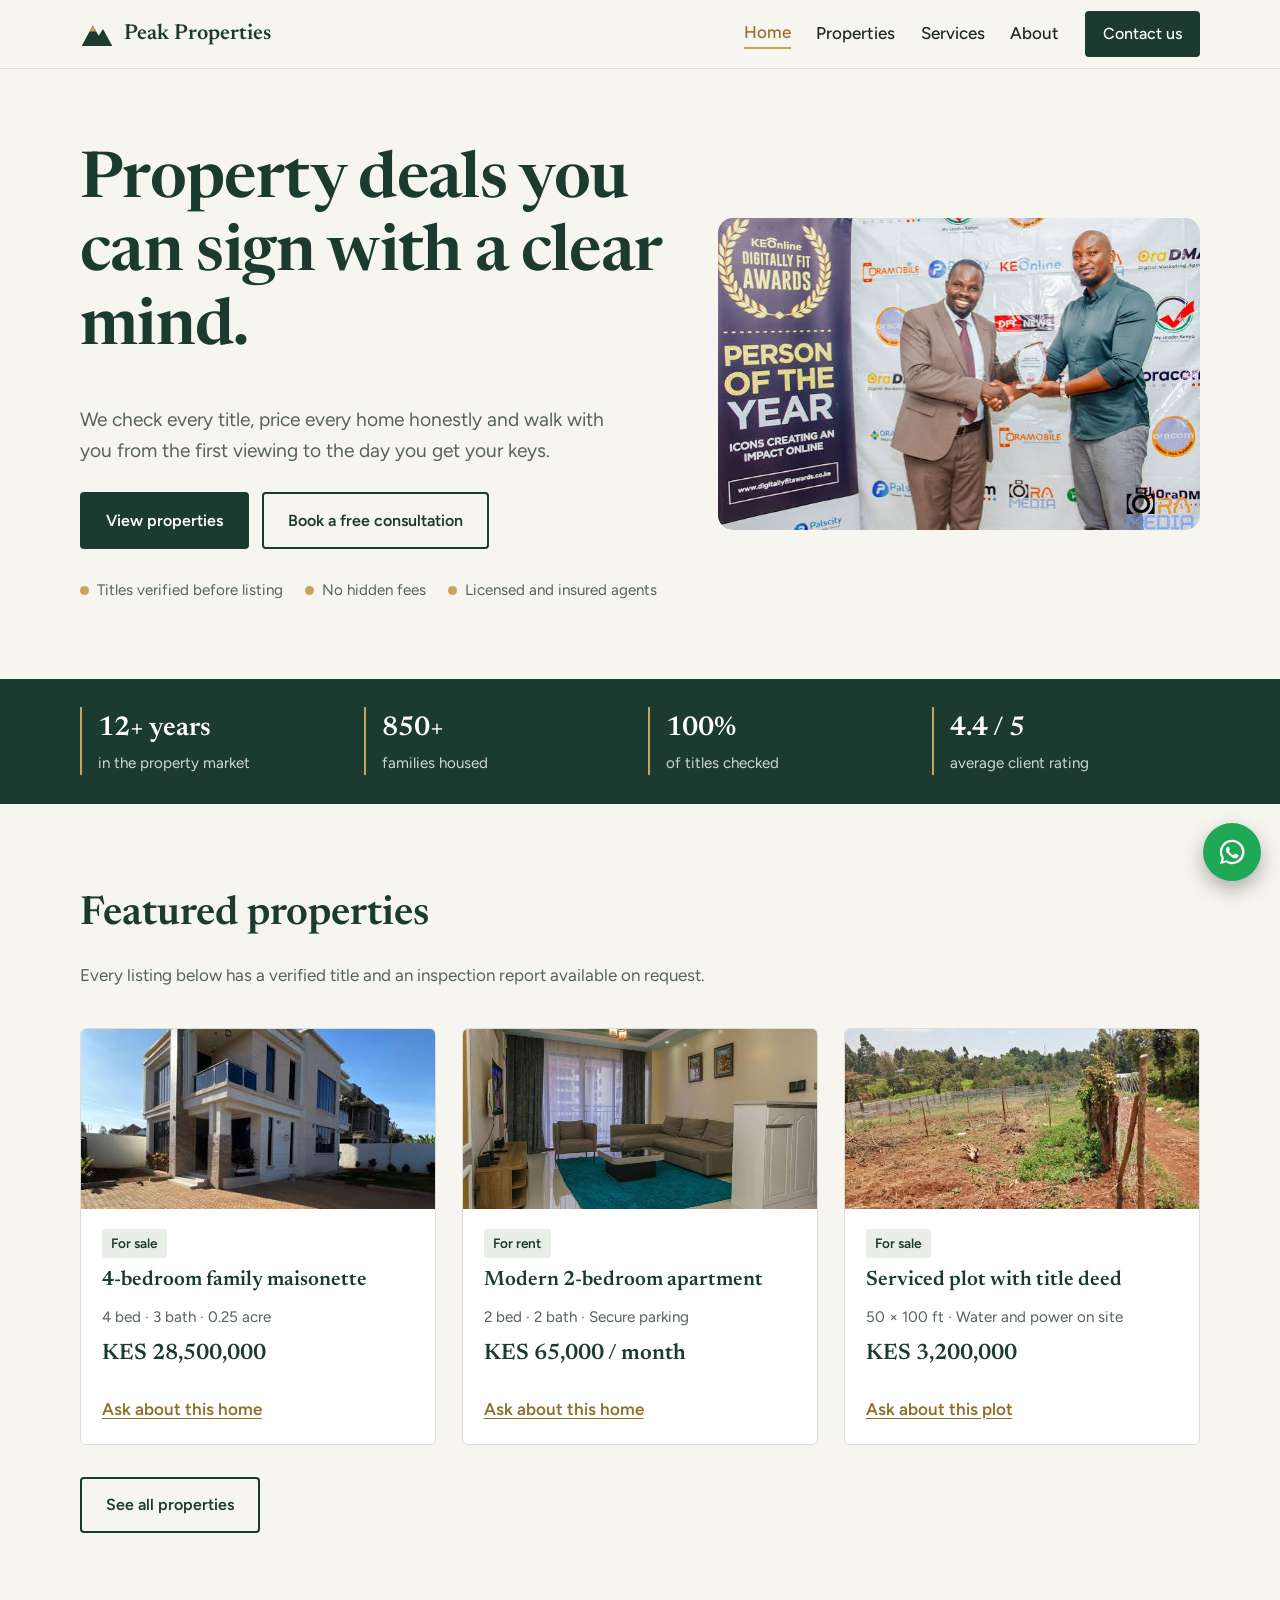
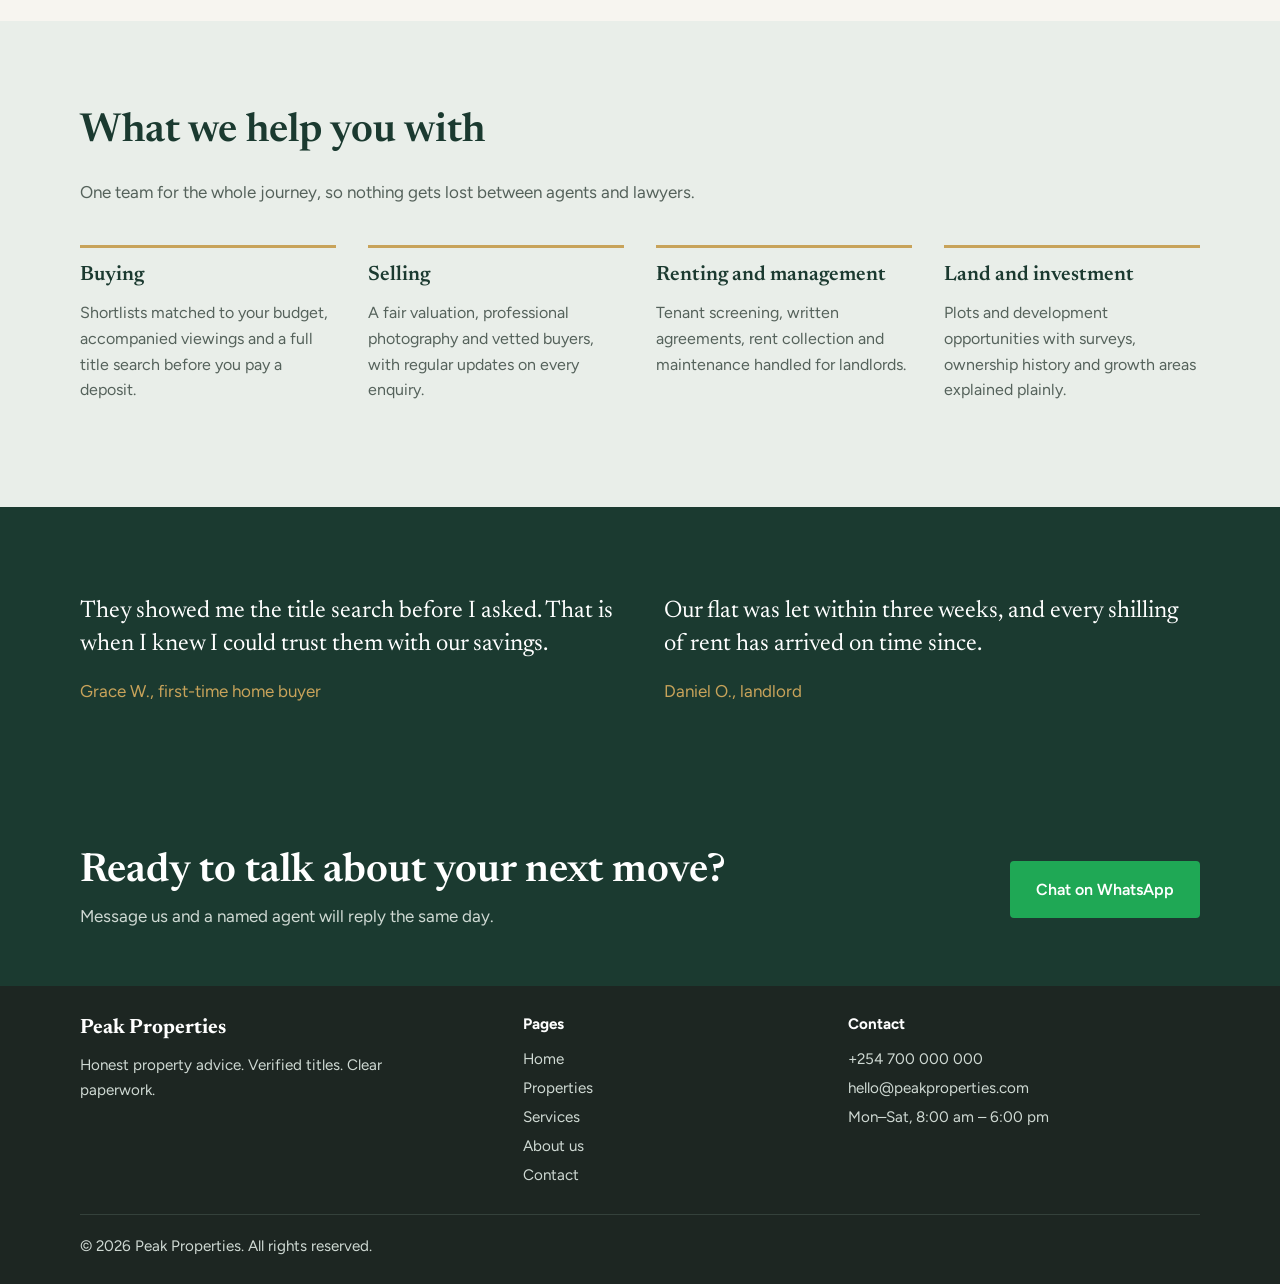
<file: index.html>
<!DOCTYPE html>
<html lang="en">
<head>
<meta charset="UTF-8">
<meta name="viewport" content="width=device-width, initial-scale=1">
<title>Buy, sell and rent with confidence | Peak Properties</title>
<meta name="description" content="Peak Properties helps you buy, sell and rent homes with verified titles, honest pricing and clear paperwork.">
<link rel="preconnect" href="https://fonts.googleapis.com">
<link rel="preconnect" href="https://fonts.gstatic.com" crossorigin>
<link href="https://fonts.googleapis.com/css2?family=Figtree:wght@400;500;600&family=Newsreader:opsz,wght@6..72,500;6..72,600&display=swap" rel="stylesheet">
<link rel="stylesheet" href="styles.css">
</head>
<body>

<header class="site-header"><div class="wrap bar"><a href="index.html" class="brand" aria-label="Peak Properties home">
      <svg viewBox="0 0 40 32" width="34" height="28" aria-hidden="true"><path d="M2 30 L15 6 L22 18 L27 10 L38 30 Z" fill="currentColor"/><path d="M15 6 L19 13 L11 13 Z" fill="#c8a35a"/></svg>
      <span>Peak Properties</span>
    </a>
<button class="menu-btn" aria-expanded="false" aria-controls="nav">Menu</button>
<nav id="nav" class="nav"><a href="index.html" aria-current="page">Home</a><a href="properties.html">Properties</a><a href="services.html">Services</a><a href="about.html">About</a><a href="contact.html" class="btn btn-small">Contact us</a></nav></div></header>
<main id="top">

  <section class="hero">
    <div class="wrap hero-grid">
      <div class="hero-copy">
        <h1>Property deals you can sign with a clear mind.</h1>
        <p class="lead">We check every title, price every home honestly and walk with you from the first viewing to the day you get your keys.</p>
        <div class="hero-actions">
          <a href="properties.html" class="btn">View properties</a>
          <a href="contact.html" class="btn btn-ghost">Book a free consultation</a>
        </div>
        <ul class="assurances">
          <li>Titles verified before listing</li>
          <li>No hidden fees</li>
          <li>Licensed and insured agents</li>
        </ul>
      </div>
      <div class="hero-art" aria-hidden="true">
        <!--<svg viewBox="0 0 520 420" role="img">
          <rect width="520" height="420" rx="6" fill="#e9eee9"/>
          <circle cx="400" cy="90" r="38" fill="#c8a35a" opacity=".85"/>
          <path d="M0 300 L120 150 L200 240 L290 110 L420 270 L520 190 L520 420 L0 420Z" fill="#9bb0a4"/>
          <path d="M0 340 L150 210 L250 300 L360 190 L520 330 L520 420 L0 420Z" fill="#2f5547"/>
          <g fill="#f7f5f0"><rect x="150" y="300" width="120" height="78"/><path d="M140 300 L210 250 L280 300Z" fill="#1b3a30"/><rect x="195" y="330" width="26" height="48" fill="#c8a35a"/><rect x="162" y="318" width="22" height="20" fill="#cfd9d3"/><rect x="236" y="318" width="22" height="20" fill="#cfd9d3"/></g>
          <rect x="0" y="378" width="520" height="42" fill="#1b3a30"/>
        </svg>
      </div>-->
      <img style="border-radius: 15px;" src="Real estate 1.jpg" alt="Winning Award">
    </div>
  </section>

  <section class="trust" aria-label="Our track record">
    <div class="wrap trust-grid">
      <div><strong>12+ years</strong><span>in the property market</span></div>
      <div><strong>850+</strong><span>families housed</span></div>
      <div><strong>100%</strong><span>of titles checked</span></div>
      <div><strong>4.4 / 5</strong><span>average client rating</span></div>
    </div>
  </section>

  <section class="section">
    <div class="wrap">
      <div class="section-head">
        <h2>Featured properties</h2>
        <p>Every listing below has a verified title and an inspection report available on request.</p>
      </div>
      <div class="cards">
        <article class="card">
          <div class="card-art has-img">
            <img src="property1.jpg" alt="Four-bedroom maisonette with a garden" loading="lazy">
          </div>
          <div class="card-body">
            <span class="tag">For sale</span>
            <h3>4-bedroom family maisonette</h3>
            <p class="meta">4 bed · 3 bath · 0.25 acre</p>
            <p class="price">KES 28,500,000</p>
            <a class="wa-link" href="#" data-wa="I'm interested in the 4-bedroom family maisonette.">Ask about this home</a>
          </div>
        </article>
        <article class="card">
            <div class="card-art has-img">
            <img src="2 b apartment.jpg" alt=" Modern 2-bedroom apartment" loading="lazy">
            </div>
          <div class="card-body">
            <span class="tag">For rent</span>
            <h3>Modern 2-bedroom apartment</h3>
            <p class="meta">2 bed · 2 bath · Secure parking</p>
            <p class="price">KES 65,000 / month</p>
            <a class="wa-link" href="#" data-wa="I'm interested in the modern 2-bedroom apartment.">Ask about this home</a>
          </div>
        </article>
        <article class="card">
            <div class="card-art has-img">
              <img src="plot.jpg" alt=" 50 by 100 plot" loading="lazy">
            </div>
          <div class="card-body">
            <span class="tag">For sale</span>
            <h3>Serviced plot with title deed</h3>
            <p class="meta">50 × 100 ft · Water and power on site</p>
            <p class="price">KES 3,200,000</p>
            <a class="wa-link" href="#" data-wa="I'm interested in the serviced plot with title deed.">Ask about this plot</a>
          </div>
        </article>
      </div>
      <p class="more"><a class="btn btn-ghost" href="properties.html">See all properties</a></p>
    </div>
  </section>

  <section class="section section-tint">
    <div class="wrap">
      <div class="section-head">
        <h2>What we help you with</h2>
        <p>One team for the whole journey, so nothing gets lost between agents and lawyers.</p>
      </div>
      <div class="services">
        <div><h3>Buying</h3><p>Shortlists matched to your budget, accompanied viewings and a full title search before you pay a deposit.</p></div>
        <div><h3>Selling</h3><p>A fair valuation, professional photography and vetted buyers, with regular updates on every enquiry.</p></div>
        <div><h3>Renting and management</h3><p>Tenant screening, written agreements, rent collection and maintenance handled for landlords.</p></div>
        <div><h3>Land and investment</h3><p>Plots and development opportunities with surveys, ownership history and growth areas explained plainly.</p></div>
      </div>
    </div>
  </section>

  <section class="section section-dark" aria-label="Client reviews">
    <div class="wrap quotes">
      <figure>
        <blockquote>They showed me the title search before I asked. That is when I knew I could trust them with our savings.</blockquote>
        <figcaption>Grace W., first-time home buyer</figcaption>
      </figure>
      <figure>
        <blockquote>Our flat was let within three weeks, and every shilling of rent has arrived on time since.</blockquote>
        <figcaption>Daniel O., landlord</figcaption>
      </figure>
    </div>
  </section>

  
<section class="section section-dark cta-band"><div class="wrap cta-in"><div><h2>Ready to talk about your next move?</h2><p>Message us and a named agent will reply the same day.</p></div>
<a href="#" class="btn btn-wa" data-wa="Hello Peak Properties, I'd like to talk about a property.">Chat on WhatsApp</a></div></section>
</main>
<footer class="site-footer"><div class="wrap foot-grid">
<div><strong class="foot-brand">Peak Properties</strong><p>Honest property advice. Verified titles. Clear paperwork.</p></div>
<div><strong>Pages</strong><a href="index.html">Home</a><a href="properties.html">Properties</a><a href="services.html">Services</a><a href="about.html">About us</a><a href="contact.html">Contact</a></div>
<div><strong>Contact</strong><a href="tel:+254700000000">+254 700 000 000</a><a href="mailto:hello@peakproperties.com">hello@peakproperties.com</a><span>Mon–Sat, 8:00 am – 6:00 pm</span></div>
</div><div class="wrap foot-base">© <span id="year"></span> Peak Properties. All rights reserved.</div></footer>
<a href="#" class="wa-float" data-wa="Hello Peak Properties, I'd like some help." aria-label="Chat with us on WhatsApp">
  <svg viewBox="0 0 32 32" width="30" height="30" aria-hidden="true"><path fill="#fff" d="M16 3a13 13 0 0 0-11 19.8L3 29l6.4-2A13 13 0 1 0 16 3Zm0 23.6a10.600 10.600 0 0 1-5.400-1.500l-.4-.2-3.800 1.200 1.200-3.700-.3-.4A10.600 10.600 0 1 1 16 26.600Zm5.800-7.900c-.3-.2-1.900-.9-2.200-1s-.5-.2-.7.200-.8 1-1 1.200-.4.200-.7.100a8.700 8.700 0 0 1-4.300-3.800c-.3-.6.300-.5.900-1.700.1-.2 0-.4 0-.5l-1-2.300c-.2-.6-.5-.5-.7-.5h-.6a1.200 1.200 0 0 0-.9.400 3.700 3.700 0 0 0-1.100 2.700 6.400 6.400 0 0 0 1.400 3.400 14.700 14.700 0 0 0 5.600 4.900c2.100.9 2.900 1 3.900.8a3.300 3.300 0 0 0 2.200-1.600 2.700 2.700 0 0 0 .2-1.600c-.1-.1-.3-.2-.6-.4Z"/></svg>
</a>

<script src="script.js"></script>
</body>
</html>
</file>
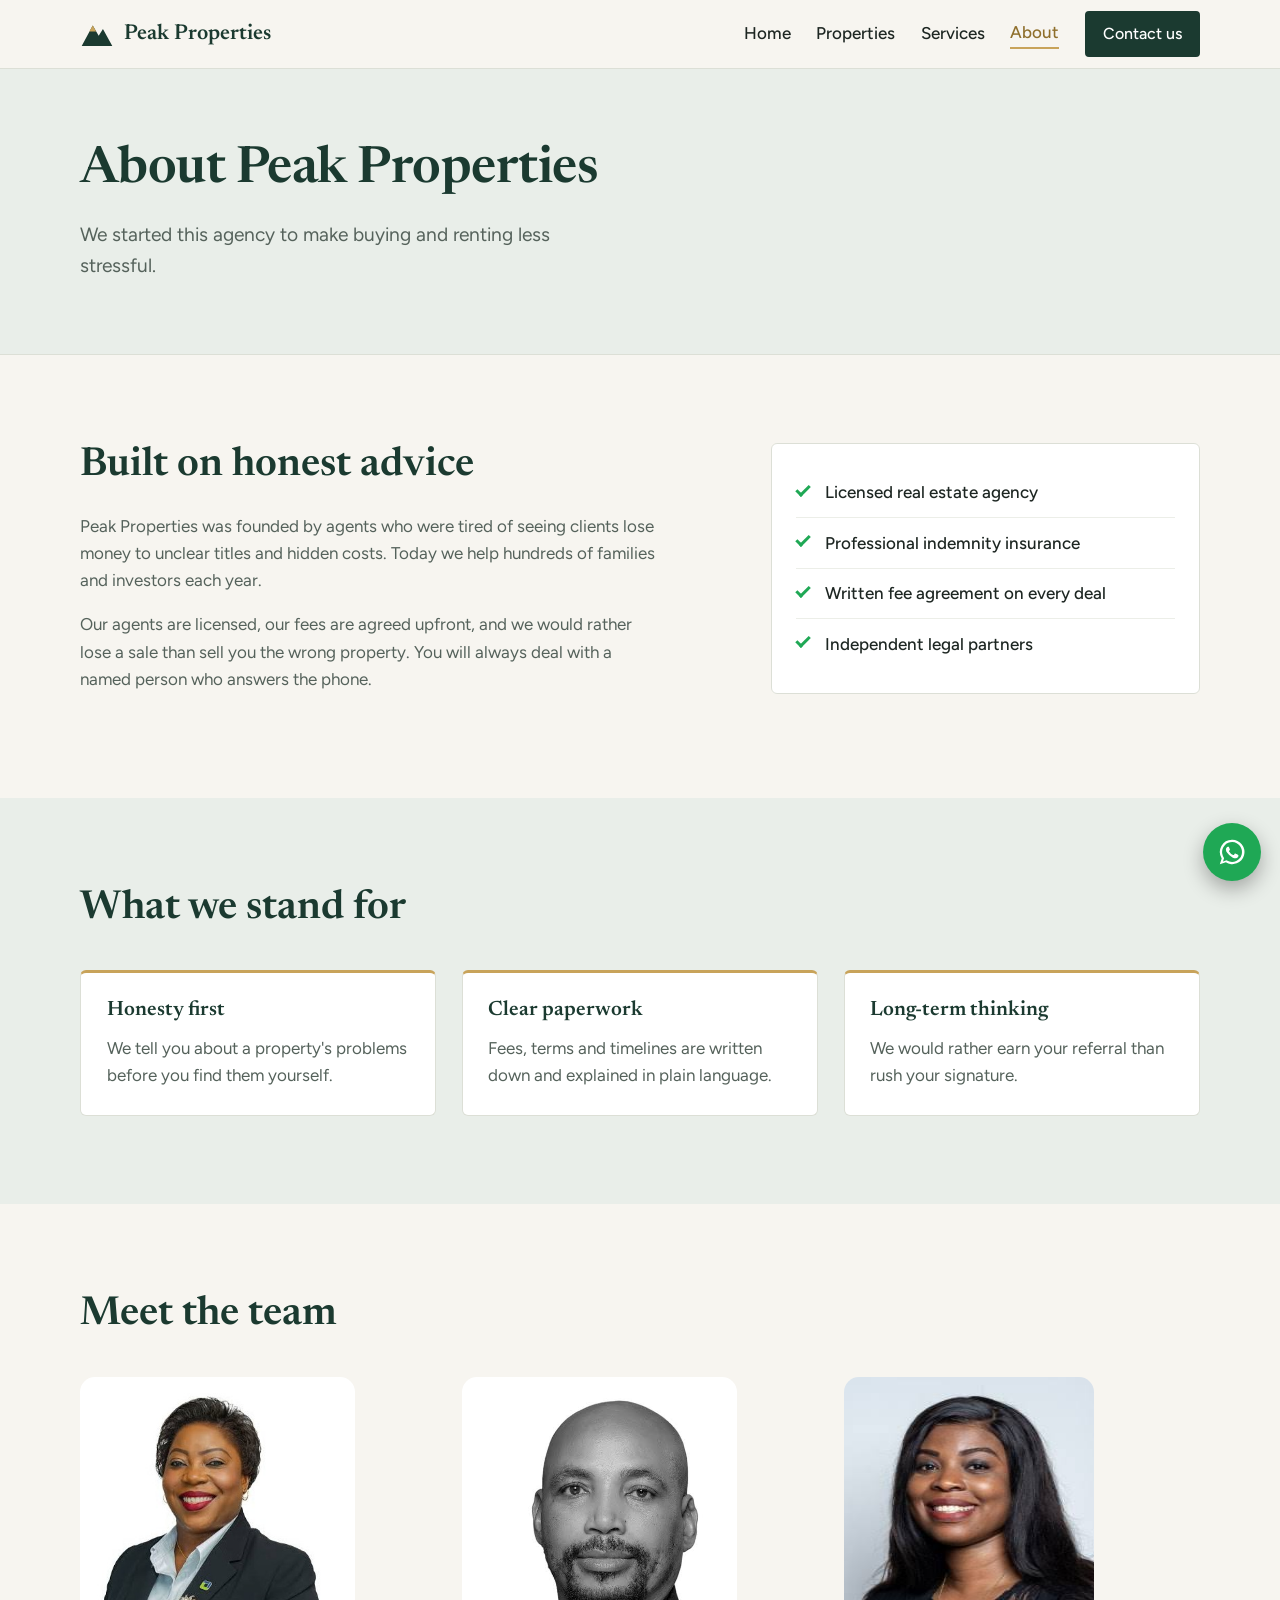
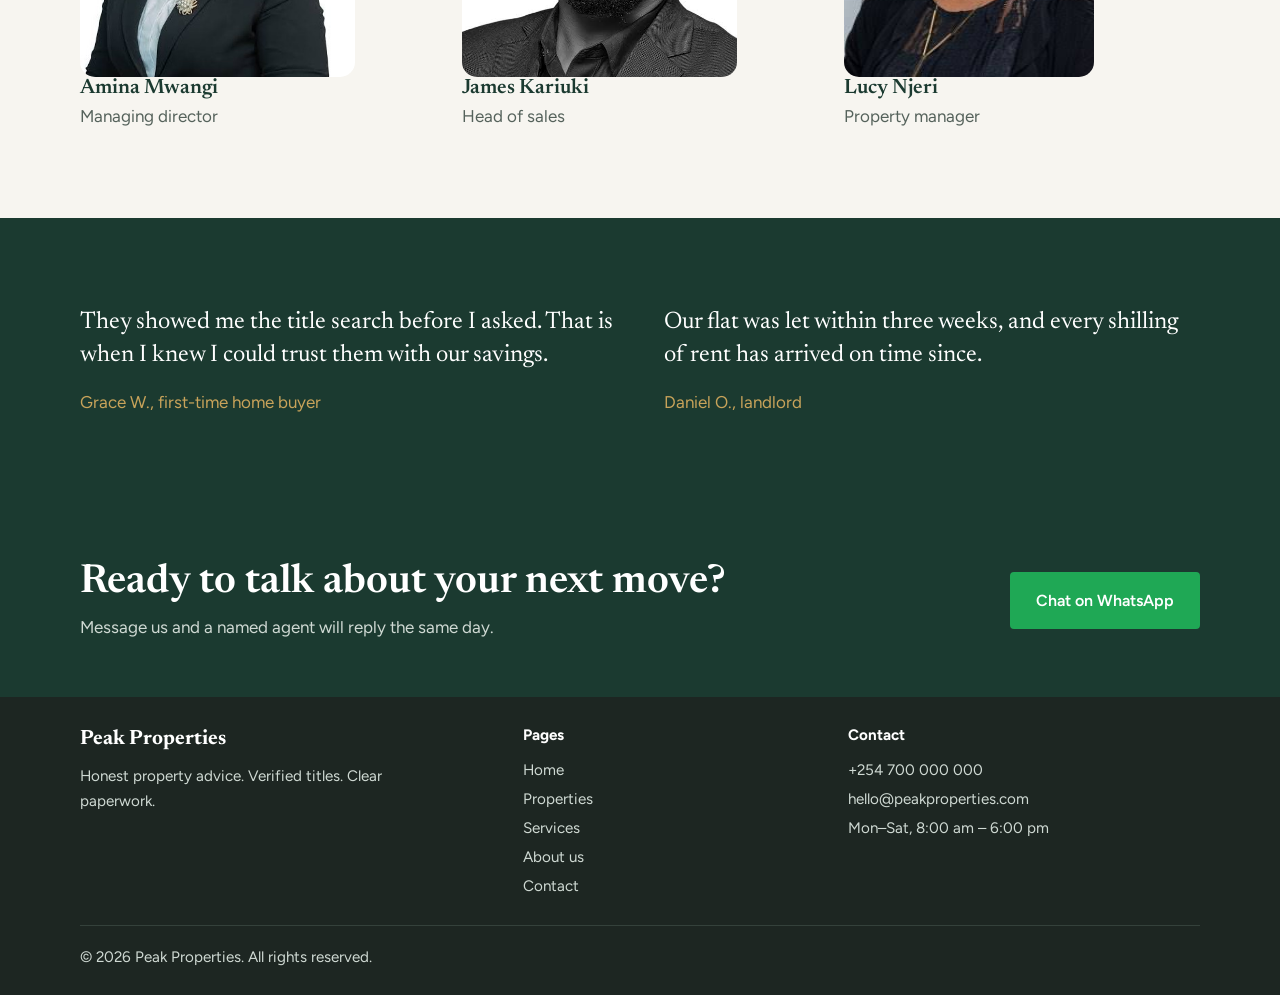
<file: about.html>
<!DOCTYPE html>
<html lang="en">

<head>
  <meta charset="UTF-8">
  <meta name="viewport" content="width=device-width, initial-scale=1">
  <title>About us | Peak Properties</title>
  <meta name="description" content="Meet the licensed, insured team behind Peak Properties and the values we work by.">
  <link rel="preconnect" href="https://fonts.googleapis.com">
  <link rel="preconnect" href="https://fonts.gstatic.com" crossorigin>
  <link
    href="https://fonts.googleapis.com/css2?family=Figtree:wght@400;500;600&family=Newsreader:opsz,wght@6..72,500;6..72,600&display=swap"
    rel="stylesheet">
  <link rel="stylesheet" href="styles.css">
</head>

<body>

  <header class="site-header">
    <div class="wrap bar"><a href="index.html" class="brand" aria-label="Peak Properties home">
        <svg viewBox="0 0 40 32" width="34" height="28" aria-hidden="true">
          <path d="M2 30 L15 6 L22 18 L27 10 L38 30 Z" fill="currentColor" />
          <path d="M15 6 L19 13 L11 13 Z" fill="#c8a35a" />
        </svg>
        <span>Peak Properties</span>
      </a>
      <button class="menu-btn" aria-expanded="false" aria-controls="nav">Menu</button>
      <nav id="nav" class="nav"><a href="index.html">Home</a><a href="properties.html">Properties</a><a
          href="services.html">Services</a><a href="about.html" aria-current="page">About</a><a href="contact.html"
          class="btn btn-small">Contact us</a></nav>
    </div>
  </header>
  <main id="top">
    <section class="page-hero">
      <div class="wrap">
        <h1>About Peak Properties</h1>
        <p class="lead">We started this agency to make buying and renting less stressful.</p>
      </div>
    </section>
    <section class="section">
      <div class="wrap about">
        <div>
          <h2>Built on honest advice</h2>
          <p>Peak Properties was founded by agents who were tired of seeing clients lose money to unclear titles and
            hidden costs. Today we help hundreds of families and investors each year.</p>
          <p>Our agents are licensed, our fees are agreed upfront, and we would rather lose a sale than sell you the
            wrong property. You will always deal with a named person who answers the phone.</p>
        </div>
        <ul class="badges">
          <li>Licensed real estate agency</li>
          <li>Professional indemnity insurance</li>
          <li>Written fee agreement on every deal</li>
          <li>Independent legal partners</li>
        </ul>
      </div>
    </section>
    <section class="section section-tint">
      <div class="wrap">
        <div class="section-head">
          <h2>What we stand for</h2>
        </div>
        <div class="svc-grid three">
          <div class="svc">
            <h3>Honesty first</h3>
            <p>We tell you about a property's problems before you find them yourself.</p>
          </div>
          <div class="svc">
            <h3>Clear paperwork</h3>
            <p>Fees, terms and timelines are written down and explained in plain language.</p>
          </div>
          <div class="svc">
            <h3>Long-term thinking</h3>
            <p>We would rather earn your referral than rush your signature.</p>
          </div>
        </div>
      </div>
    </section>
    <section class="section">
      <div class="wrap">
        <div class="section-head">
          <h2>Meet the team</h2>
          
        </div>
        <div class="team">
          <div class="person">
            <div class="person has-img">
              <img style="height: 300px; border-radius: 15px;" src="managing director.jpg" alt=" The Managing director" loading="lazy">
            </div>
            <h3>Amina Mwangi</h3>
            <p>Managing director</p>
          </div>
          <div class="person">
            <div class="person has-img">
              <img style="height: 300px; border-radius: 15px;" src="sales head.jpg" alt=" The Head of Sales" loading="lazy">
              <h3>James Kariuki</h3>
              <p>Head of sales</p>
            </div>
          </div>
          <div class="person">
            <div class="person has-img">
              <img style="height: 300px; border-radius: 15px; width: 250px;" src="HOS.jpg" alt=" The Property Manager" loading="lazy">
            <h3>Lucy Njeri</h3>
            <p>Property manager</p>
          </div>
        </div>
      </div>
    </section>
    <section class="section section-dark" aria-label="Client reviews">
      <div class="wrap quotes">
        <figure>
          <blockquote>They showed me the title search before I asked. That is when I knew I could trust them with our
            savings.</blockquote>
          <figcaption>Grace W., first-time home buyer</figcaption>
        </figure>
        <figure>
          <blockquote>Our flat was let within three weeks, and every shilling of rent has arrived on time since.
          </blockquote>
          <figcaption>Daniel O., landlord</figcaption>
        </figure>
      </div>
    </section>
    <section class="section section-dark cta-band">
      <div class="wrap cta-in">
        <div>
          <h2>Ready to talk about your next move?</h2>
          <p>Message us and a named agent will reply the same day.</p>
        </div>
        <a href="#" class="btn btn-wa" data-wa="Hello Peak Properties, I'd like to talk about a property.">Chat on
          WhatsApp</a>
      </div>
    </section>
  </main>
  <footer class="site-footer">
    <div class="wrap foot-grid">
      <div><strong class="foot-brand">Peak Properties</strong>
        <p>Honest property advice. Verified titles. Clear paperwork.</p>
      </div>
      <div><strong>Pages</strong><a href="index.html">Home</a><a href="properties.html">Properties</a><a
          href="services.html">Services</a><a href="about.html">About us</a><a href="contact.html">Contact</a></div>
      <div><strong>Contact</strong><a href="tel:+254700000000">+254 700 000 000</a><a
          href="mailto:hello@peakproperties.com">hello@peakproperties.com</a><span>Mon–Sat, 8:00 am – 6:00 pm</span>
      </div>
    </div>
    <div class="wrap foot-base">© <span id="year"></span> Peak Properties. All rights reserved.</div>
  </footer>
  <a href="#" class="wa-float" data-wa="Hello Peak Properties, I'd like some help."
    aria-label="Chat with us on WhatsApp">
    <svg viewBox="0 0 32 32" width="30" height="30" aria-hidden="true">
      <path fill="#fff"
        d="M16 3a13 13 0 0 0-11 19.8L3 29l6.4-2A13 13 0 1 0 16 3Zm0 23.6a10.600 10.600 0 0 1-5.400-1.500l-.4-.2-3.800 1.200 1.200-3.700-.3-.4A10.600 10.600 0 1 1 16 26.600Zm5.800-7.900c-.3-.2-1.900-.9-2.200-1s-.5-.2-.7.200-.8 1-1 1.200-.4.200-.7.100a8.700 8.700 0 0 1-4.300-3.800c-.3-.6.300-.5.900-1.700.1-.2 0-.4 0-.5l-1-2.300c-.2-.6-.5-.5-.7-.5h-.6a1.200 1.200 0 0 0-.9.400 3.700 3.700 0 0 0-1.100 2.700 6.400 6.400 0 0 0 1.400 3.400 14.700 14.700 0 0 0 5.600 4.900c2.100.9 2.900 1 3.900.8a3.300 3.300 0 0 0 2.200-1.600 2.700 2.700 0 0 0 .2-1.600c-.1-.1-.3-.2-.6-.4Z" />
    </svg>
  </a>

  <script src="script.js"></script>
</body>

</html>
</file>
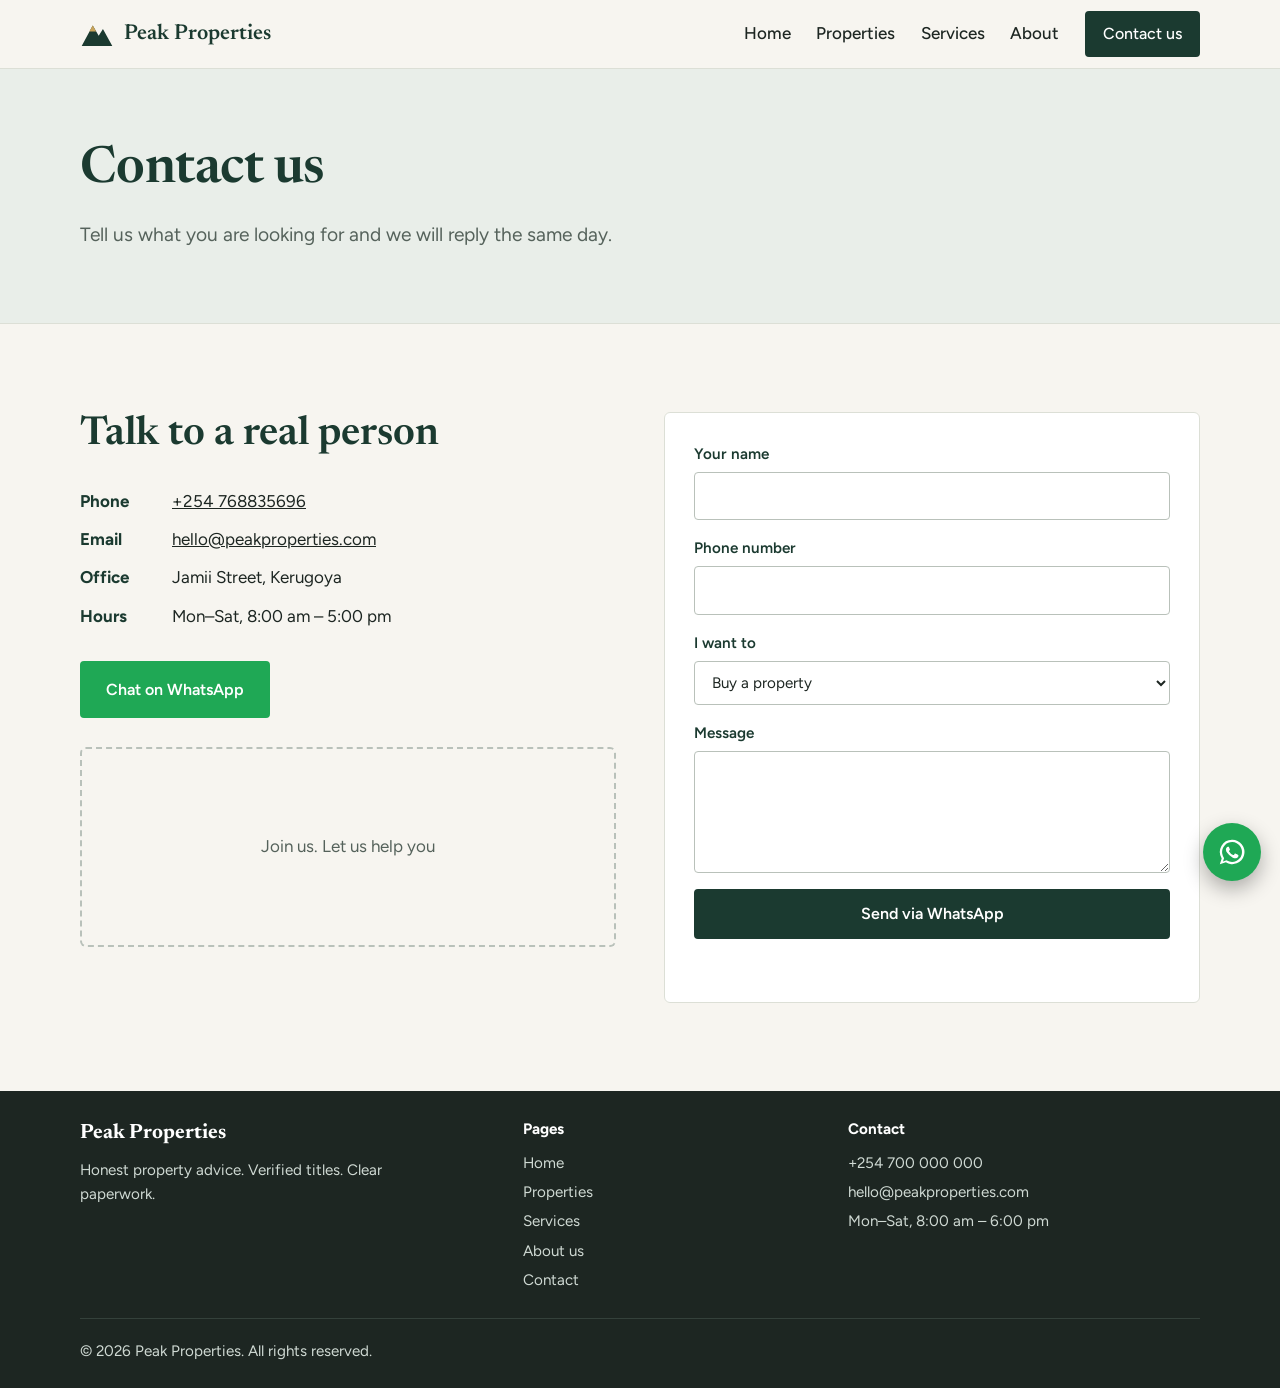
<file: contact.html>
<!DOCTYPE html>
<html lang="en">
<head>
<meta charset="UTF-8">
<meta name="viewport" content="width=device-width, initial-scale=1">
<title>Contact | Peak Properties</title>
<meta name="description" content="Contact Peak Properties by phone, email or WhatsApp. We reply the same day.">
<link rel="preconnect" href="https://fonts.googleapis.com">
<link rel="preconnect" href="https://fonts.gstatic.com" crossorigin>
<link href="https://fonts.googleapis.com/css2?family=Figtree:wght@400;500;600&family=Newsreader:opsz,wght@6..72,500;6..72,600&display=swap" rel="stylesheet">
<link rel="stylesheet" href="styles.css">
</head>
<body>

<header class="site-header"><div class="wrap bar"><a href="index.html" class="brand" aria-label="Peak Properties home">
      <svg viewBox="0 0 40 32" width="34" height="28" aria-hidden="true"><path d="M2 30 L15 6 L22 18 L27 10 L38 30 Z" fill="currentColor"/><path d="M15 6 L19 13 L11 13 Z" fill="#c8a35a"/></svg>
      <span>Peak Properties</span>
    </a>
<button class="menu-btn" aria-expanded="false" aria-controls="nav">Menu</button>
<nav id="nav" class="nav"><a href="index.html">Home</a><a href="properties.html">Properties</a><a href="services.html">Services</a><a href="about.html">About</a><a href="contact.html" class="btn btn-small" aria-current="page">Contact us</a></nav></div></header>
<main id="top">
<section class="page-hero"><div class="wrap"><h1>Contact us</h1><p class="lead">Tell us what you are looking for and we will reply the same day.</p></div></section>
<section class="section"><div class="wrap contact"><div><h2>Talk to a real person</h2>
<ul class="details"><li><strong>Phone</strong> <a href="tel:+254768835696">+254 768835696</a></li><li><strong>Email</strong> <a href="mailto:hello@peakproperties.com">hello@peakproperties.com</a></li><li><strong>Office</strong> Jamii Street, Kerugoya</li><li><strong>Hours</strong> Mon–Sat, 8:00 am – 5:00 pm</li></ul>
<a href="#" class="btn btn-wa" data-wa="Hello Peak Properties, I'd like to talk about a property.">Chat on WhatsApp</a>
<div class="map-box" role="img" aria-label="Map placeholder">Join us. Let us help you</div></div>
<form id="contact-form" class="form" novalidate><label>Your name<input name="name" type="text" autocomplete="name" required></label><label>Phone number<input name="phone" type="tel" autocomplete="tel" required></label>
<label>I want to<select name="intent"><option>Buy a property</option><option>Rent a property</option><option>Sell a property</option><option>List my property for rent</option></select></label>
<label>Message<textarea name="message" rows="4"></textarea></label><button class="btn" type="submit">Send via WhatsApp</button><p class="form-note" id="form-note" role="status"></p></form></div></section>
</main>
<footer class="site-footer"><div class="wrap foot-grid">
<div><strong class="foot-brand">Peak Properties</strong><p>Honest property advice. Verified titles. Clear paperwork.</p></div>
<div><strong>Pages</strong><a href="index.html">Home</a><a href="properties.html">Properties</a><a href="services.html">Services</a><a href="about.html">About us</a><a href="contact.html">Contact</a></div>
<div><strong>Contact</strong><a href="tel:+254700000000">+254 700 000 000</a><a href="mailto:hello@peakproperties.com">hello@peakproperties.com</a><span>Mon–Sat, 8:00 am – 6:00 pm</span></div>
</div><div class="wrap foot-base">© <span id="year"></span> Peak Properties. All rights reserved.</div></footer>
<a href="#" class="wa-float" data-wa="Hello Peak Properties, I'd like some help." aria-label="Chat with us on WhatsApp">
  <svg viewBox="0 0 32 32" width="30" height="30" aria-hidden="true"><path fill="#fff" d="M16 3a13 13 0 0 0-11 19.8L3 29l6.4-2A13 13 0 1 0 16 3Zm0 23.6a10.600 10.600 0 0 1-5.400-1.500l-.4-.2-3.800 1.200 1.200-3.700-.3-.4A10.600 10.600 0 1 1 16 26.600Zm5.800-7.900c-.3-.2-1.900-.9-2.200-1s-.5-.2-.7.200-.8 1-1 1.200-.4.200-.7.100a8.700 8.700 0 0 1-4.300-3.800c-.3-.6.300-.5.900-1.700.1-.2 0-.4 0-.5l-1-2.300c-.2-.6-.5-.5-.7-.5h-.6a1.200 1.200 0 0 0-.9.400 3.700 3.700 0 0 0-1.100 2.700 6.400 6.400 0 0 0 1.400 3.400 14.700 14.700 0 0 0 5.600 4.900c2.100.9 2.900 1 3.900.8a3.300 3.300 0 0 0 2.200-1.600 2.700 2.700 0 0 0 .2-1.600c-.1-.1-.3-.2-.6-.4Z"/></svg>
</a>

<script src="script.js"></script>
</body>
</html>
</file>
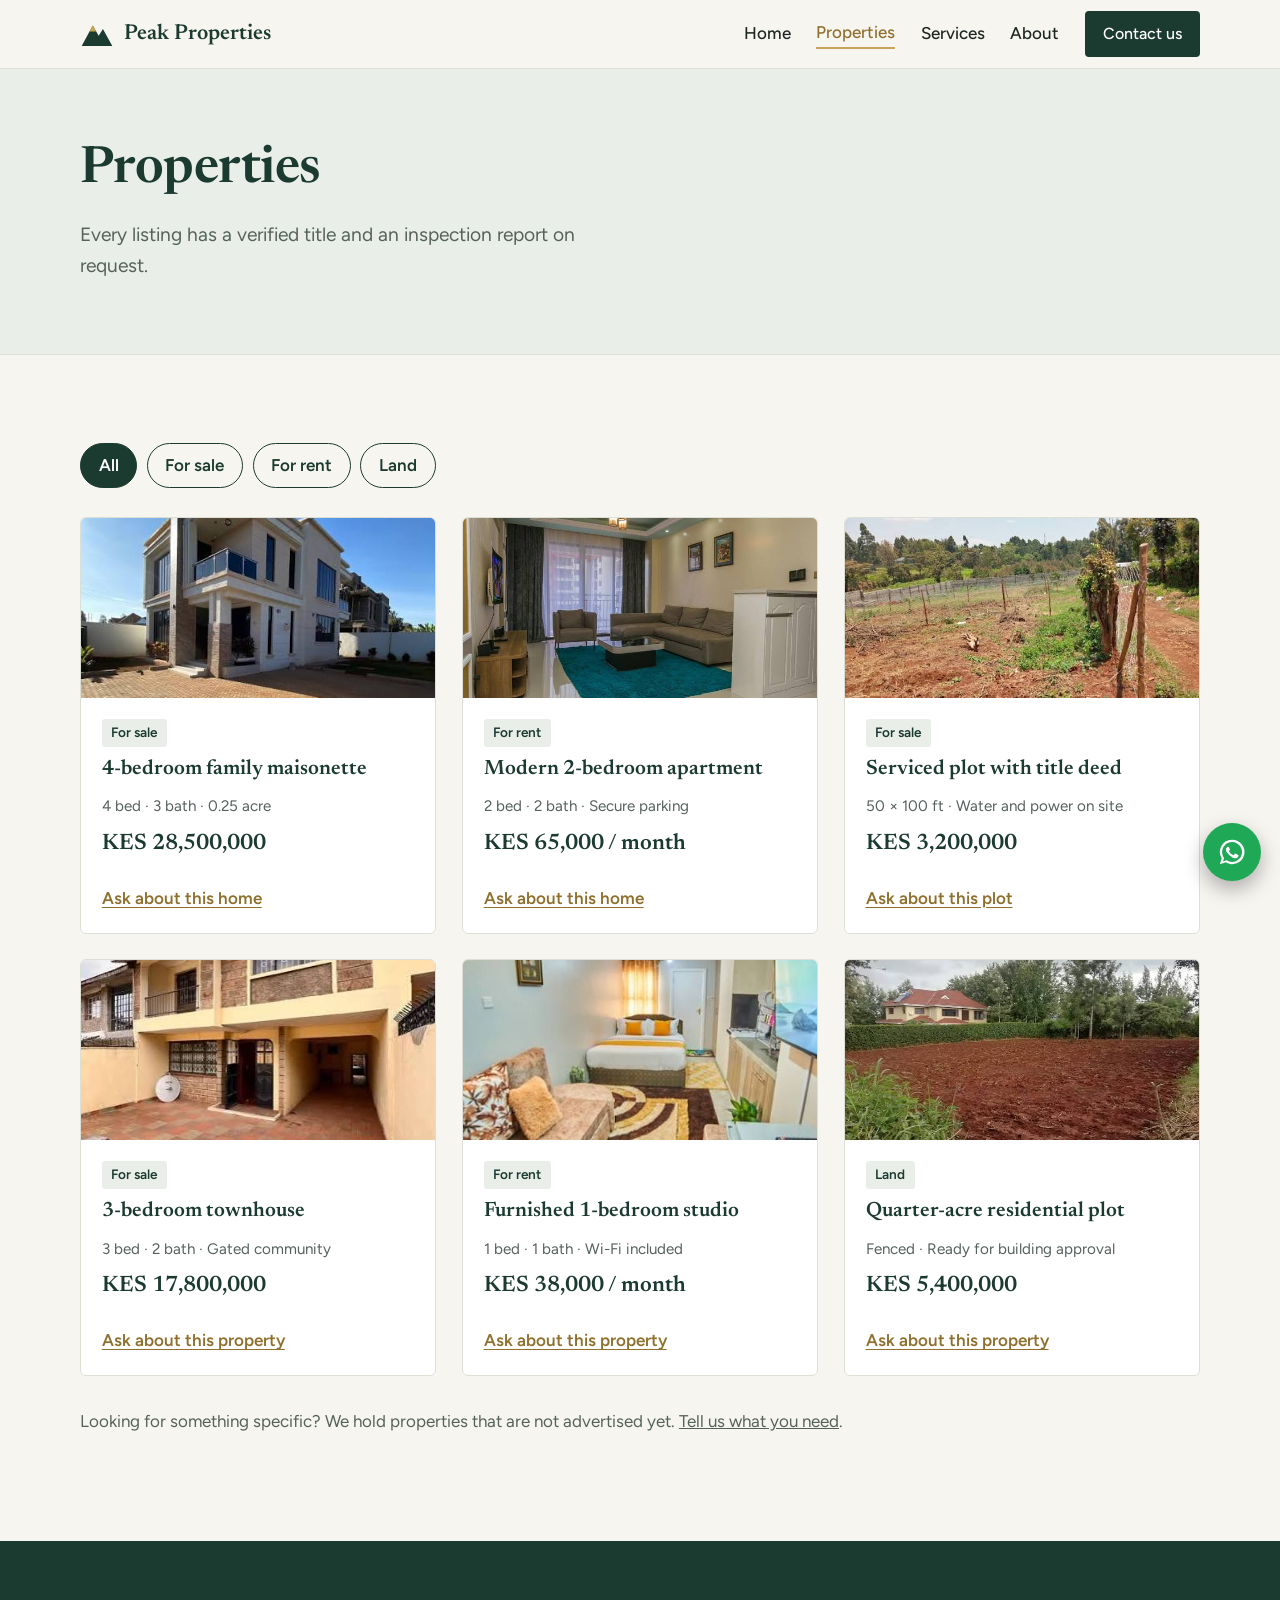
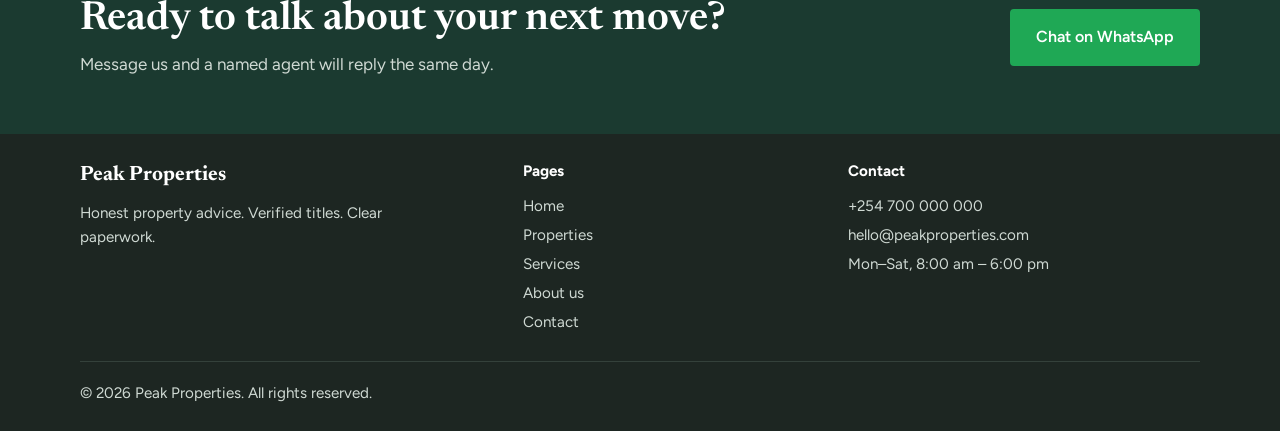
<file: properties.html>
<!DOCTYPE html>
<html lang="en">

<head>
  <meta charset="UTF-8">
  <meta name="viewport" content="width=device-width, initial-scale=1">
  <title>Properties | Peak Properties</title>
  <meta name="description" content="Browse homes for sale, apartments to rent and titled plots from Peak Properties.">
  <link rel="preconnect" href="https://fonts.googleapis.com">
  <link rel="preconnect" href="https://fonts.gstatic.com" crossorigin>
  <link
    href="https://fonts.googleapis.com/css2?family=Figtree:wght@400;500;600&family=Newsreader:opsz,wght@6..72,500;6..72,600&display=swap"
    rel="stylesheet">
  <link rel="stylesheet" href="styles.css">
</head>

<body>

  <header class="site-header">
    <div class="wrap bar"><a href="index.html" class="brand" aria-label="Peak Properties home">
        <svg viewBox="0 0 40 32" width="34" height="28" aria-hidden="true">
          <path d="M2 30 L15 6 L22 18 L27 10 L38 30 Z" fill="currentColor" />
          <path d="M15 6 L19 13 L11 13 Z" fill="#c8a35a" />
        </svg>
        <span>Peak Properties</span>
      </a>
      <button class="menu-btn" aria-expanded="false" aria-controls="nav">Menu</button>
      <nav id="nav" class="nav"><a href="index.html">Home</a><a href="properties.html"
          aria-current="page">Properties</a><a href="services.html">Services</a><a href="about.html">About</a><a
          href="contact.html" class="btn btn-small">Contact us</a></nav>
    </div>
  </header>
  <main id="top">
    <section class="page-hero">
      <div class="wrap">
        <h1>Properties</h1>
        <p class="lead">Every listing has a verified title and an inspection report on request.</p>
      </div>
    </section>
    <section class="section">
      <div class="wrap">
        <div class="filters" role="group" aria-label="Filter properties"><button class="chip active"
            data-filter="all">All</button><button class="chip" data-filter="sale">For sale</button><button class="chip"
            data-filter="rent">For rent</button><button class="chip" data-filter="land">Land</button></div>
        <div class="cards">
          <article class="card" data-type="sale">
            <div class="card-art has-img">
              <img src="property1.jpg" alt="Four-bedroom maisonette with a garden" loading="lazy">
            </div>
            <div class="card-body">
              <span class="tag">For sale</span>
              <h3>4-bedroom family maisonette</h3>
              <p class="meta">4 bed · 3 bath · 0.25 acre</p>
              <p class="price">KES 28,500,000</p>
              <a class="wa-link" href="#" data-wa="I'm interested in the 4-bedroom family maisonette.">Ask about this
                home</a>
            </div>
          </article>

          <article class="card" data-type="rent">
            <div class="card-art has-img">
              <img src="2 b apartment.jpg" alt=" Modern 2-bedroom apartment" loading="lazy">
            </div>
            <div class="card-body">
              <span class="tag">For rent</span>
              <h3>Modern 2-bedroom apartment</h3>
              <p class="meta">2 bed · 2 bath · Secure parking</p>
              <p class="price">KES 65,000 / month</p>
              <a class="wa-link" href="#" data-wa="I'm interested in the modern 2-bedroom apartment.">Ask about this
                home</a>
            </div>
          </article>
          <article class="card" data-type="sale land">
            <div class="card-art has-img">
              <img src="plot.jpg" alt=" 50 by 100 plot" loading="lazy">
            </div>
            <div class="card-body">
              <span class="tag">For sale</span>
              <h3>Serviced plot with title deed</h3>
              <p class="meta">50 × 100 ft · Water and power on site</p>
              <p class="price">KES 3,200,000</p>
              <a class="wa-link" href="#" data-wa="I'm interested in the serviced plot with title deed.">Ask about this
                plot</a>
            </div>
          </article>
          <article class="card" data-type="sale">
            <div class="card-art has-img">
              <img src="3br town house.jpg" alt=" 3-bedroom townhouse" loading="lazy">
            </div>
            <div class="card-body"><span class="tag">For sale</span>
              <h3>3-bedroom townhouse</h3>
              <p class="meta">3 bed · 2 bath · Gated community</p>
              <p class="price">KES 17,800,000</p><a class="wa-link" href="#"
                data-wa="I'm interested in the 3-bedroom townhouse.">Ask about this property</a>
            </div>
          </article>
          <article class="card" data-type="rent">
            <div class="card-art has-img">
              <img src="studio apt..jpg" alt=" Studio Apartment" loading="lazy">
            </div>
            <div class="card-body"><span class="tag">For rent</span>
              <h3>Furnished 1-bedroom studio</h3>
              <p class="meta">1 bed · 1 bath · Wi-Fi included</p>
              <p class="price">KES 38,000 / month</p><a class="wa-link" href="#"
                data-wa="I'm interested in the furnished 1-bedroom studio.">Ask about this property</a>
            </div>
          </article>
          <article class="card" data-type="sale land">
            <div class="card-art has-img">
              <img src="qtr plot.jpg" alt=" Quatre acre plot" loading="lazy">
            </div>
            <div class="card-body"><span class="tag">Land</span>
              <h3>Quarter-acre residential plot</h3>
              <p class="meta">Fenced · Ready for building approval</p>
              <p class="price">KES 5,400,000</p><a class="wa-link" href="#"
                data-wa="I'm interested in the quarter-acre residential plot.">Ask about this property</a>
            </div>
          </article>
        </div>
        <p class="empty" id="empty" hidden>No properties in this category right now. Message us and we will look for
          you.</p>
        <p class="note">Looking for something specific? We hold properties that are not advertised yet. <a
            href="contact.html">Tell us what you need</a>.</p>
      </div>
    </section>
    <section class="section section-dark cta-band">
      <div class="wrap cta-in">
        <div>
          <h2>Ready to talk about your next move?</h2>
          <p>Message us and a named agent will reply the same day.</p>
        </div>
        <a href="#" class="btn btn-wa" data-wa="Hello Peak Properties, I'd like to talk about a property.">Chat on
          WhatsApp</a>
      </div>
    </section>
  </main>
  <footer class="site-footer">
    <div class="wrap foot-grid">
      <div><strong class="foot-brand">Peak Properties</strong>
        <p>Honest property advice. Verified titles. Clear paperwork.</p>
      </div>
      <div><strong>Pages</strong><a href="index.html">Home</a><a href="properties.html">Properties</a><a
          href="services.html">Services</a><a href="about.html">About us</a><a href="contact.html">Contact</a></div>
      <div><strong>Contact</strong><a href="tel:+254700000000">+254 700 000 000</a><a
          href="mailto:hello@peakproperties.com">hello@peakproperties.com</a><span>Mon–Sat, 8:00 am – 6:00 pm</span>
      </div>
    </div>
    <div class="wrap foot-base">© <span id="year"></span> Peak Properties. All rights reserved.</div>
  </footer>
  <a href="#" class="wa-float" data-wa="Hello Peak Properties, I'd like some help."
    aria-label="Chat with us on WhatsApp">
    <svg viewBox="0 0 32 32" width="30" height="30" aria-hidden="true">
      <path fill="#fff"
        d="M16 3a13 13 0 0 0-11 19.8L3 29l6.4-2A13 13 0 1 0 16 3Zm0 23.6a10.600 10.600 0 0 1-5.400-1.500l-.4-.2-3.800 1.200 1.200-3.700-.3-.4A10.600 10.600 0 1 1 16 26.600Zm5.800-7.900c-.3-.2-1.900-.9-2.200-1s-.5-.2-.7.200-.8 1-1 1.200-.4.200-.7.100a8.700 8.700 0 0 1-4.300-3.800c-.3-.6.300-.5.900-1.700.1-.2 0-.4 0-.5l-1-2.300c-.2-.6-.5-.5-.7-.5h-.6a1.200 1.200 0 0 0-.9.400 3.700 3.700 0 0 0-1.100 2.700 6.400 6.400 0 0 0 1.400 3.400 14.700 14.700 0 0 0 5.600 4.900c2.100.9 2.900 1 3.900.8a3.300 3.300 0 0 0 2.200-1.600 2.700 2.700 0 0 0 .2-1.600c-.1-.1-.3-.2-.6-.4Z" />
    </svg>
  </a>

  <script src="script.js"></script>
</body>

</html>
</file>
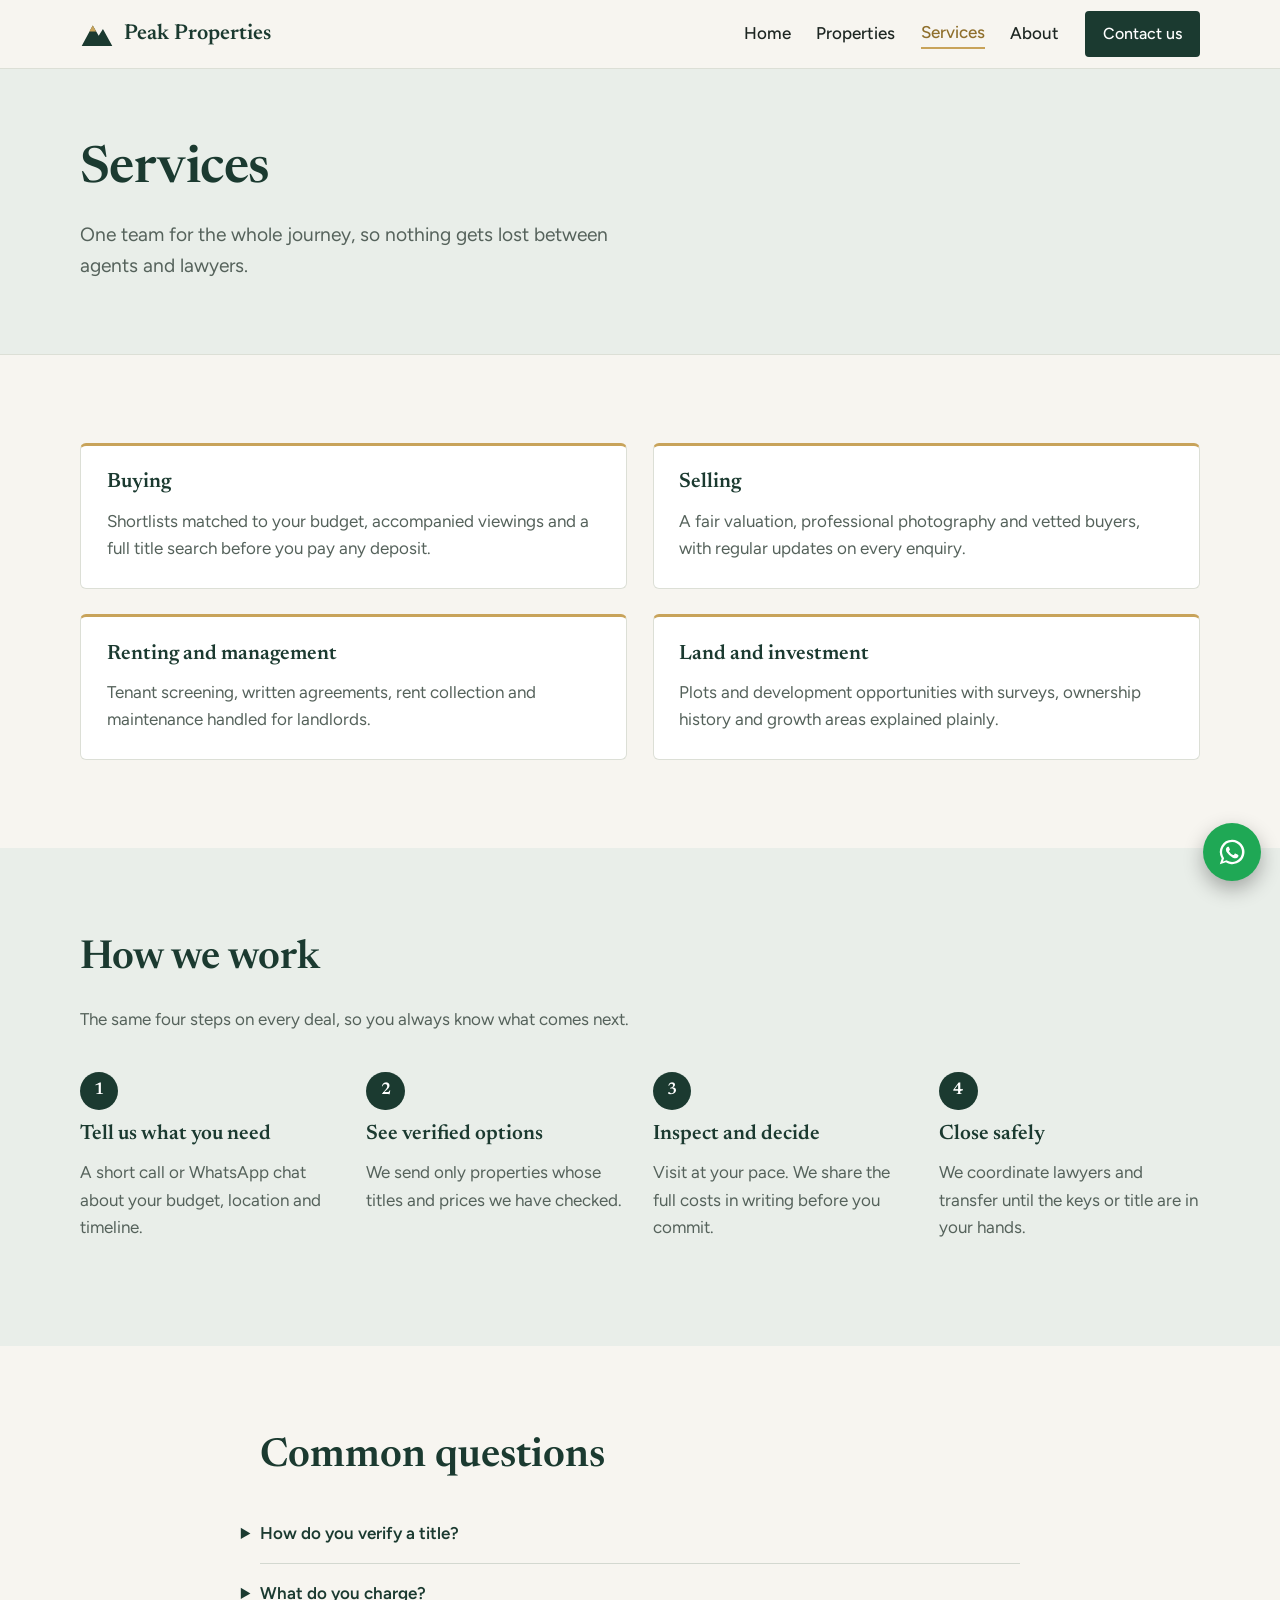
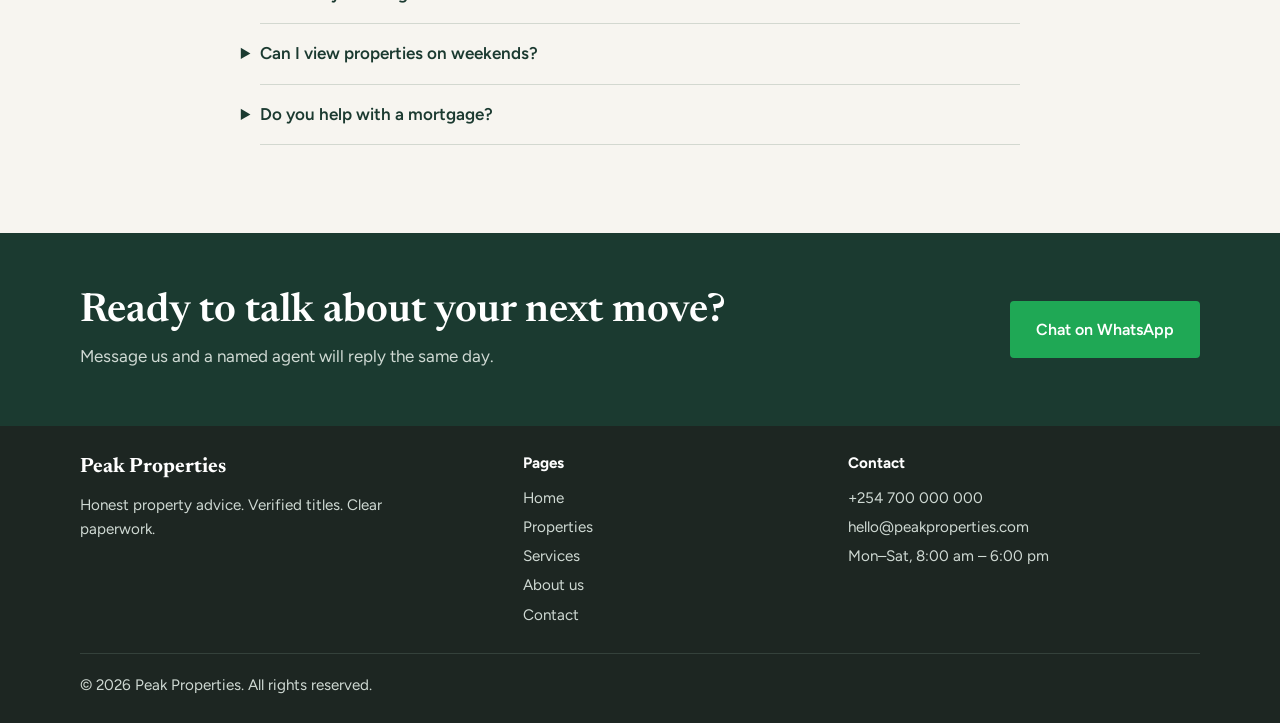
<file: services.html>
<!DOCTYPE html>
<html lang="en">
<head>
<meta charset="UTF-8">
<meta name="viewport" content="width=device-width, initial-scale=1">
<title>Services | Peak Properties</title>
<meta name="description" content="Buying, selling, renting and land services from Peak Properties, explained step by step.">
<link rel="preconnect" href="https://fonts.googleapis.com">
<link rel="preconnect" href="https://fonts.gstatic.com" crossorigin>
<link href="https://fonts.googleapis.com/css2?family=Figtree:wght@400;500;600&family=Newsreader:opsz,wght@6..72,500;6..72,600&display=swap" rel="stylesheet">
<link rel="stylesheet" href="styles.css">
</head>
<body>

<header class="site-header"><div class="wrap bar"><a href="index.html" class="brand" aria-label="Peak Properties home">
      <svg viewBox="0 0 40 32" width="34" height="28" aria-hidden="true"><path d="M2 30 L15 6 L22 18 L27 10 L38 30 Z" fill="currentColor"/><path d="M15 6 L19 13 L11 13 Z" fill="#c8a35a"/></svg>
      <span>Peak Properties</span>
    </a>
<button class="menu-btn" aria-expanded="false" aria-controls="nav">Menu</button>
<nav id="nav" class="nav"><a href="index.html">Home</a><a href="properties.html">Properties</a><a href="services.html" aria-current="page">Services</a><a href="about.html">About</a><a href="contact.html" class="btn btn-small">Contact us</a></nav></div></header>
<main id="top">
<section class="page-hero"><div class="wrap"><h1>Services</h1><p class="lead">One team for the whole journey, so nothing gets lost between agents and lawyers.</p></div></section>
<section class="section"><div class="wrap svc-grid"><div class="svc"><h3>Buying</h3><p>Shortlists matched to your budget, accompanied viewings and a full title search before you pay any deposit.</p></div><div class="svc"><h3>Selling</h3><p>A fair valuation, professional photography and vetted buyers, with regular updates on every enquiry.</p></div><div class="svc"><h3>Renting and management</h3><p>Tenant screening, written agreements, rent collection and maintenance handled for landlords.</p></div><div class="svc"><h3>Land and investment</h3><p>Plots and development opportunities with surveys, ownership history and growth areas explained plainly.</p></div></div></section>
<section class="section section-tint"><div class="wrap"><div class="section-head"><h2>How we work</h2><p>The same four steps on every deal, so you always know what comes next.</p></div>
<ol class="steps"><li><h3>Tell us what you need</h3><p>A short call or WhatsApp chat about your budget, location and timeline.</p></li><li><h3>See verified options</h3><p>We send only properties whose titles and prices we have checked.</p></li><li><h3>Inspect and decide</h3><p>Visit at your pace. We share the full costs in writing before you commit.</p></li><li><h3>Close safely</h3><p>We coordinate lawyers and transfer until the keys or title are in your hands.</p></li></ol></div></section>
<section class="section"><div class="wrap narrow"><h2>Common questions</h2><div class="faq"><details><summary>How do you verify a title?</summary><p>We run an official search, confirm the seller's identity and check for caveats or disputes. You get a copy of the result.</p></details><details><summary>What do you charge?</summary><p>Fees are agreed in writing before we start. There are no hidden charges, and we explain every cost in the deal.</p></details><details><summary>Can I view properties on weekends?</summary><p>Yes. We schedule viewings Monday to Saturday and can arrange Sunday visits on request.</p></details><details><summary>Do you help with a mortgage?</summary><p>We introduce you to lenders and explain your options. The choice of lender is always yours.</p></details></div></div></section><section class="section section-dark cta-band"><div class="wrap cta-in"><div><h2>Ready to talk about your next move?</h2><p>Message us and a named agent will reply the same day.</p></div>
<a href="#" class="btn btn-wa" data-wa="Hello Peak Properties, I'd like to talk about a property.">Chat on WhatsApp</a></div></section>
</main>
<footer class="site-footer"><div class="wrap foot-grid">
<div><strong class="foot-brand">Peak Properties</strong><p>Honest property advice. Verified titles. Clear paperwork.</p></div>
<div><strong>Pages</strong><a href="index.html">Home</a><a href="properties.html">Properties</a><a href="services.html">Services</a><a href="about.html">About us</a><a href="contact.html">Contact</a></div>
<div><strong>Contact</strong><a href="tel:+254700000000">+254 700 000 000</a><a href="mailto:hello@peakproperties.com">hello@peakproperties.com</a><span>Mon–Sat, 8:00 am – 6:00 pm</span></div>
</div><div class="wrap foot-base">© <span id="year"></span> Peak Properties. All rights reserved.</div></footer>
<a href="#" class="wa-float" data-wa="Hello Peak Properties, I'd like some help." aria-label="Chat with us on WhatsApp">
  <svg viewBox="0 0 32 32" width="30" height="30" aria-hidden="true"><path fill="#fff" d="M16 3a13 13 0 0 0-11 19.8L3 29l6.4-2A13 13 0 1 0 16 3Zm0 23.6a10.600 10.600 0 0 1-5.400-1.500l-.4-.2-3.800 1.200 1.200-3.700-.3-.4A10.600 10.600 0 1 1 16 26.600Zm5.800-7.900c-.3-.2-1.900-.9-2.200-1s-.5-.2-.7.200-.8 1-1 1.200-.4.200-.7.100a8.700 8.700 0 0 1-4.300-3.800c-.3-.6.300-.5.900-1.700.1-.2 0-.4 0-.5l-1-2.300c-.2-.6-.5-.5-.7-.5h-.6a1.200 1.200 0 0 0-.9.400 3.700 3.700 0 0 0-1.100 2.700 6.400 6.400 0 0 0 1.400 3.400 14.700 14.700 0 0 0 5.600 4.900c2.100.9 2.900 1 3.900.8a3.300 3.300 0 0 0 2.200-1.600 2.700 2.700 0 0 0 .2-1.600c-.1-.1-.3-.2-.6-.4Z"/></svg>
</a>

<script src="script.js"></script>
</body>
</html>
</file>
<file: styles.css>
:root {
  --pine: #1b3a30;
  --pine-2: #2f5547;
  --brass: #c8a35a;
  --brass-d: #8f6f2c;
  --chalk: #f7f5f0;
  --mist: #e9eee9;
  --ink: #1d2622;
  --muted: #55625b;
  --wa: #1fa855;
  --serif: 'Newsreader', Georgia, 'Times New Roman', serif;
  --sans: 'Figtree', system-ui, -apple-system, 'Segoe UI', Roboto, sans-serif;
}

*,
*::before,
*::after {
  box-sizing: border-box
}

html {
  scroll-behavior: smooth;
  scroll-padding-top: 76px
}

body {
  margin: 0;
  font-family: var(--sans);
  font-size: 1.0625rem;
  line-height: 1.6;
  color: var(--ink);
  background: var(--chalk)
}

img,
svg {
  max-width: 100%;
  display: block
}

a {
  color: inherit
}

:focus-visible {
  outline: 3px solid var(--brass);
  outline-offset: 3px
}

.wrap {
  width: min(1120px, 100% - 2.5rem);
  margin-inline: auto
}

h1,
h2,
h3 {
  font-family: var(--serif);
  font-weight: 600;
  line-height: 1.15;
  margin: 0 0 .6em;
  color: var(--pine)
}

h1 {
  font-size: clamp(2.4rem, 5.5vw, 4rem);
  letter-spacing: -.01em
}

h2 {
  font-size: clamp(1.8rem, 3.5vw, 2.5rem)
}

h3 {
  font-size: 1.3rem
}

p {
  margin: 0 0 1em
}

/* header */
.site-header {
  position: sticky;
  top: 0;
  z-index: 20;
  background: rgba(247, 245, 240, .96);
  backdrop-filter: blur(6px);
  border-bottom: 1px solid #dcdfd6
}

.bar {
  display: flex;
  align-items: center;
  justify-content: space-between;
  min-height: 68px
}

.brand {
  display: flex;
  align-items: center;
  gap: .6rem;
  text-decoration: none;
  color: var(--pine);
  font-family: var(--serif);
  font-weight: 600;
  font-size: 1.35rem
}

.nav {
  display: flex;
  align-items: center;
  gap: 1.6rem
}

.nav a {
  text-decoration: none;
  font-weight: 500
}

.nav a:not(.btn):hover {
  color: var(--brass-d)
}

.menu-btn {
  display: none;
  background: none;
  border: 1px solid var(--pine);
  color: var(--pine);
  padding: .45rem .9rem;
  border-radius: 4px;
  font: inherit;
  cursor: pointer
}

/* buttons */
.btn {
  display: inline-block;
  background: var(--pine);
  color: #fff;
  text-decoration: none;
  font-weight: 600;
  padding: .85rem 1.5rem;
  border-radius: 4px;
  border: 2px solid var(--pine);
  cursor: pointer;
  font-family: var(--sans);
  font-size: 1rem;
  transition: background .2s
}

.btn:hover {
  background: var(--pine-2)
}

.btn-small {
  padding: .5rem 1rem
}

.btn-ghost {
  background: transparent;
  color: var(--pine)
}

.btn-ghost:hover {
  background: var(--mist)
}

.btn-wa {
  background: var(--wa);
  border-color: var(--wa)
}

.btn-wa:hover {
  background: #178a46
}

/* hero */
.hero {
  padding: clamp(2.5rem, 6vw, 5rem) 0
}

.hero-grid {
  display: grid;
  grid-template-columns: 1.1fr .9fr;
  gap: 3rem;
  align-items: center
}

.lead {
  font-size: 1.2rem;
  color: var(--muted);
  max-width: 34rem
}

.hero-actions {
  display: flex;
  flex-wrap: wrap;
  gap: .8rem;
  margin: 1.6rem 0
}

.assurances {
  list-style: none;
  padding: 0;
  margin: 1.8rem 0 0;
  display: flex;
  flex-wrap: wrap;
  gap: .5rem 1.4rem;
  color: var(--muted);
  font-size: .95rem
}

.assurances li::before {
  content: "";
  display: inline-block;
  width: .55rem;
  height: .55rem;
  background: var(--brass);
  border-radius: 50%;
  margin-right: .5rem
}

/**
.hero-art svg {
  width: 100%;
  height: auto;
  border-radius: 6px;
  box-shadow: 0 20px 40px -24px rgba(27, 58, 48, .5)
}**/

/* trust bar */
.trust {
  background: var(--pine);
  color: #fff
}

.trust-grid {
  display: grid;
  grid-template-columns: repeat(4, 1fr);
  gap: 1rem;
  padding: 1.8rem 0
}

.trust-grid div {
  display: flex;
  flex-direction: column;
  border-left: 2px solid var(--brass);
  padding-left: 1rem
}

.trust-grid strong {
  font-family: var(--serif);
  font-size: 1.7rem;
  font-weight: 600
}

.trust-grid span {
  color: #cfd9d3;
  font-size: .95rem
}

/* sections */
.section {
  padding: clamp(3rem, 7vw, 5.5rem) 0
}

.section-tint {
  background: var(--mist)
}

.section-head {
  max-width: 40rem;
  margin-bottom: 2.4rem
}

.section-head p {
  color: var(--muted)
}

/* listings */
.cards {
  display: grid;
  grid-template-columns: repeat(3, 1fr);
  gap: 1.6rem
}

.card[hidden] {
  display: none
}

.card {
  background: #fff;
  border: 1px solid #dcdfd6;
  border-radius: 6px;
  overflow: hidden;
  display: flex;
  flex-direction: column
}

.card-art {
  height: 180px
}

.a1 {
  background: linear-gradient(180deg, #dfe8e2 55%, #2f5547 55%)
}

.a2 {
  background: linear-gradient(180deg, #e8e4d6 55%, #1b3a30 55%)
}

.a3 {
  background: linear-gradient(180deg, #e3ece6 55%, #9bb0a4 55%)
}

.card-art {
  position: relative
}


.card-art::after {
  content: "";
  position: absolute;
  left: 50%;
  bottom: 45%;
  width: 96px;
  height: 64px;
  transform: translateX(-50%);
  background: var(--chalk);
  clip-path: polygon(0 38%, 50% 0, 100% 38%, 100% 100%, 0 100%);
  opacity: .95
}

.a3::after {
  display: none
}

.card-body {
  padding: 1.3rem;
  display: flex;
  flex-direction: column;
  flex: 1
}

.tag {
  align-self: flex-start;
  background: var(--mist);
  color: var(--pine);
  font-size: .85rem;
  font-weight: 600;
  padding: .2rem .6rem;
  border-radius: 3px;
  margin-bottom: .7rem
}

.meta {
  color: var(--muted);
  font-size: .95rem;
  margin-bottom: .5rem
}

.price {
  font-family: var(--serif);
  font-size: 1.4rem;
  font-weight: 600;
  color: var(--pine);
  margin-top: auto
}

.wa-link {
  font-weight: 600;
  color: var(--brass-d);
  text-underline-offset: 3px
}

/* services, steps */
.services {
  display: grid;
  grid-template-columns: repeat(4, 1fr);
  gap: 2rem
}

.services div {
  border-top: 3px solid var(--brass);
  padding-top: 1rem
}

.services p {
  color: var(--muted);
  font-size: 1rem
}

.steps {
  list-style: none;
  counter-reset: s;
  padding: 0;
  margin: 0;
  display: grid;
  grid-template-columns: repeat(4, 1fr);
  gap: 1.6rem
}

.steps li {
  counter-increment: s;
  position: relative;
  padding-top: 3.2rem
}

.steps li::before {
  content: counter(s);
  position: absolute;
  top: 0;
  left: 0;
  width: 2.4rem;
  height: 2.4rem;
  border-radius: 50%;
  background: var(--pine);
  color: #fff;
  display: grid;
  place-items: center;
  font-family: var(--serif);
  font-weight: 600
}

.steps p {
  color: var(--muted)
}

/* quotes */
.section-dark {
  background: var(--pine);
  color: #fff
}

.quotes {
  display: grid;
  grid-template-columns: 1fr 1fr;
  gap: 3rem
}

.quotes figure {
  margin: 0
}

.quotes blockquote {
  margin: 0 0 1rem;
  font-family: var(--serif);
  font-size: 1.5rem;
  line-height: 1.4
}

.quotes figcaption {
  color: var(--brass)
}

/* about */
.about {
  display: grid;
  grid-template-columns: 1.2fr .8fr;
  gap: 3rem;
  align-items: start
}

.about p {
  color: var(--muted);
  max-width: 36rem
}

.badges {
  list-style: none;
  margin: 0;
  padding: 1.5rem;
  background: #fff;
  border: 1px solid #dcdfd6;
  border-radius: 6px
}

.badges li {
  padding: .7rem 0 .7rem 1.8rem;
  position: relative;
  border-bottom: 1px solid #eceee8;
  font-weight: 500
}

.badges li:last-child {
  border: 0
}

.badges li::before {
  content: "";
  position: absolute;
  left: 0;
  top: 1.05rem;
  width: .9rem;
  height: .5rem;
  border-left: 3px solid var(--wa);
  border-bottom: 3px solid var(--wa);
  transform: rotate(-45deg)
}

/* contact */
.contact {
  display: grid;
  grid-template-columns: 1fr 1fr;
  gap: 3rem
}

.details {
  list-style: none;
  padding: 0;
  margin: 1.4rem 0 1.6rem
}

.details li {
  padding: .35rem 0
}

.details strong {
  display: inline-block;
  min-width: 5.5rem;
  color: var(--pine)
}

.form {
  background: #fff;
  padding: 1.8rem;
  border-radius: 6px;
  border: 1px solid #dcdfd6;
  display: grid;
  gap: 1rem
}

.form label {
  display: grid;
  gap: .35rem;
  font-weight: 600;
  font-size: .95rem;
  color: var(--pine)
}

.form input,
.form select,
.form textarea {
  font: inherit;
  font-weight: 400;
  color: var(--ink);
  padding: .7rem .8rem;
  border: 1px solid #b9c1ba;
  border-radius: 4px;
  background: #fff
}

.form input.invalid {
  border-color: #b3261e
}

.form-note {
  margin: 0;
  font-size: .95rem;
  color: #b3261e;
  min-height: 1.2em
}

/* footer + whatsapp float */
.site-footer {
  background: var(--ink);
  color: #cfd9d3;
  padding: 1.6rem 0;
  font-size: .95rem
}

.foot {
  display: flex;
  justify-content: space-between;
  flex-wrap: wrap;
  gap: .5rem
}

.foot p {
  margin: 0
}

.wa-float {
  position: fixed;
  right: 1.2rem;
  bottom: 1.2rem;
  z-index: 30;
  width: 58px;
  height: 58px;
  border-radius: 50%;
  background: var(--wa);
  display: grid;
  place-items: center;
  box-shadow: 0 8px 20px rgba(0, 0, 0, .3);
  transition: transform .2s
}

.wa-float:hover {
  transform: scale(1.07)
}

/* responsive */
@media (max-width:960px) {

  .hero-grid,
  .about,
  .contact,
  .quotes {
    grid-template-columns: 1fr
  }

  .cards {
    grid-template-columns: 1fr 1fr
  }

  .services,
  .steps {
    grid-template-columns: 1fr 1fr
  }

  .trust-grid {
    grid-template-columns: 1fr 1fr
  }
}

@media (max-width:700px) {
  .menu-btn {
    display: block
  }

  .nav {
    display: none;
    position: absolute;
    top: 68px;
    left: 0;
    right: 0;
    background: var(--chalk);
    flex-direction: column;
    align-items: flex-start;
    padding: 1rem 1.25rem 1.4rem;
    border-bottom: 1px solid #dcdfd6;
    gap: 1rem
  }

  .nav.open {
    display: flex
  }

  .cards,
  .services,
  .steps {
    grid-template-columns: 1fr
  }
}

@media (prefers-reduced-motion:reduce) {
  html {
    scroll-behavior: auto
  }

  * {
    transition: none !important
  }
}

/* ---- multi-page additions ---- */
.nav a[aria-current="page"]:not(.btn) {
  color: var(--brass-d);
  border-bottom: 2px solid var(--brass)
}

.page-hero {
  background: var(--mist);
  padding: clamp(2.5rem, 6vw, 4.5rem) 0;
  border-bottom: 1px solid #dcdfd6
}

.page-hero h1 {
  font-size: clamp(2.2rem, 5vw, 3.2rem);
  margin-bottom: .4em
}

.page-hero .lead {
  margin: 0
}

.more {
  margin: 2rem 0 0
}

.filters {
  display: flex;
  flex-wrap: wrap;
  gap: .6rem;
  margin-bottom: 1.8rem
}

.chip {
  font: inherit;
  font-weight: 600;
  padding: .5rem 1.1rem;
  border-radius: 999px;
  border: 1.5px solid var(--pine);
  background: transparent;
  color: var(--pine);
  cursor: pointer
}

.chip.active,
.chip:hover {
  background: var(--pine);
  color: #fff
}

.note {
  margin-top: 2rem;
  color: var(--muted)
}

.empty {
  margin-top: 1.5rem;
  color: var(--muted)
}

.svc-grid {
  display: grid;
  grid-template-columns: repeat(2, 1fr);
  gap: 1.6rem
}

.svc-grid.three {
  grid-template-columns: repeat(3, 1fr)
}

.svc {
  background: #fff;
  border: 1px solid #dcdfd6;
  border-top: 3px solid var(--brass);
  border-radius: 6px;
  padding: 1.6rem
}

.svc p {
  color: var(--muted);
  margin: 0
}

.narrow {
  max-width: 760px
}

.faq details {
  border-bottom: 1px solid #d3d8d0;
  padding: 1rem 0
}

.faq summary {
  cursor: pointer;
  font-weight: 600;
  color: var(--pine);
  list-style-position: outside
}

.faq details p {
  margin: .7rem 0 0;
  color: var(--muted)
}

.team {
  display: grid;
  grid-template-columns: repeat(3, 1fr);
  gap: 1.6rem
}

.person {
  text-align: left
}

.person h3 {
  margin-bottom: .1em
}

.person p {
  color: var(--muted);
  margin: 0
}

.avatar {
  width: 84px;
  height: 84px;
  border-radius: 50%;
  background: var(--pine);
  color: var(--brass);
  display: grid;
  place-items: center;
  font-family: var(--serif);
  font-size: 1.6rem;
  font-weight: 600;
  margin-bottom: 1rem
}

.cta-band {
  padding: clamp(2.5rem, 5vw, 3.5rem) 0
}

.cta-in {
  display: flex;
  align-items: center;
  justify-content: space-between;
  gap: 1.5rem;
  flex-wrap: wrap
}

.cta-band h2 {
  color: #fff;
  margin-bottom: .2em
}

.cta-band p {
  margin: 0;
  color: #cfd9d3
}

.map-box {
  margin-top: 1.8rem;
  height: 200px;
  border: 2px dashed #b9c1ba;
  border-radius: 6px;
  display: grid;
  place-items: center;
  color: var(--muted);
  text-align: center;
  padding: 1rem
}

.foot-grid {
  display: grid;
  grid-template-columns: 1.4fr 1fr 1.2fr;
  gap: 2rem;
  padding-bottom: 1.5rem
}

.foot-grid strong {
  display: block;
  color: #fff;
  margin-bottom: .5rem
}

.foot-grid a,
.foot-grid span {
  display: block;
  color: #cfd9d3;
  text-decoration: none;
  padding: .15rem 0
}

.foot-grid a:hover {
  color: var(--brass)
}

.foot-grid p {
  margin: 0;
  max-width: 20rem
}

.foot-brand {
  font-family: var(--serif);
  font-size: 1.3rem
}

.foot-base {
  border-top: 1px solid #34413b;
  padding-top: 1.2rem
}

@media (max-width:960px) {

  .svc-grid.three,
  .team {
    grid-template-columns: 1fr
  }

  .foot-grid {
    grid-template-columns: 1fr 1fr
  }
}

@media (max-width:700px) {

  .svc-grid,
  .foot-grid {
    grid-template-columns: 1fr
  }
}

/* ---- motion: hover lifts + page transitions ---- */
.card,
.svc,
.person,
.badges li,
.btn,
.chip,
.wa-float,
.hero-art svg {
  transition: transform .35s cubic-bezier(.2, .7, .2, 1), box-shadow .35s ease, background-color .2s, color .2s
}

/**.card{
  background-image: url(property1.jpg);
}**/

.card-art {
  overflow: hidden;
  background-size: 100% 100%;
  transition: background-size .6s cubic-bezier(.2, .7, .2, 1);

}

.card-art::after {
  transition: transform .6s cubic-bezier(.2, .7, .2, 1)
}

.card-art::before {
  content: "";
  position: absolute;
  left: 0;
  bottom: 0;
  height: 5px;
  width: 0;
  background: var(--brass);
  z-index: 1;
  transition: width .5s ease
}

.avatar {
  transition: transform .35s cubic-bezier(.2, .7, .2, 1), background-color .3s
}

@media (hover:hover) {
  .card:hover {
    transform: translateY(-8px);
    box-shadow: 0 22px 36px -18px rgba(27, 58, 48, .45);
    border-color: #c9cfc4
  }

  .card:hover .card-art {
    background-size: 100% 135%
  }

  .card:hover .card-art::after {
    transform: translateX(-50%) translateY(-6px) scale(1.14)
  }

  .card:hover .card-art::before {
    width: 100%
  }

  .svc:hover {
    transform: translateY(-6px);
    box-shadow: 0 18px 30px -18px rgba(27, 58, 48, .4)
  }

  .person:hover .avatar {
    transform: translateY(-6px) scale(1.05);
    background: var(--pine-2)
  }

  .hero-art:hover svg {
    transform: translateY(-8px) rotate(-.6deg);
    box-shadow: 0 30px 50px -24px rgba(27, 58, 48, .55)
  }

  .btn:hover {
    transform: translateY(-2px);
    box-shadow: 0 10px 18px -10px rgba(27, 58, 48, .55)
  }

  .badges li:hover {
    transform: translateX(6px)
  }

  .wa-link:hover {
    letter-spacing: .01em
  }
}

.btn:active,
.card:active {
  transform: translateY(0)
}

main,
.site-footer {
  animation: pageIn .5s cubic-bezier(.2, .7, .2, 1) both
}

@keyframes pageIn {
  from {
    opacity: 0;
    transform: translateY(14px)
  }

  to {
    opacity: 1;
    transform: none
  }
}

body.leaving main,
body.leaving .site-footer {
  opacity: 0;
  transform: translateY(-10px);
  transition: opacity .28s ease, transform .28s ease
}

@media (prefers-reduced-motion:reduce) {

  main,
  .site-footer {
    animation: none
  }

  body.leaving main,
  body.leaving .site-footer {
    transform: none
  }

  .card:hover,
  .svc:hover,
  .btn:hover,
  .hero-art:hover svg,
  .person:hover .avatar,
  .badges li:hover {
    transform: none
  }
}

.card-art.has-img {
  background: none
}

.card-art.has-img::after {
  display: none
}

.card-art.has-img img {
  width: 100%;
  height: 100%;
  object-fit: cover;
  display: block;
  transition: transform .6s cubic-bezier(.2, .7, .2, 1)
}

@media (hover:hover) {
  .card:hover .card-art.has-img img {
    transform: scale(1.08)
  }
}
</file>
